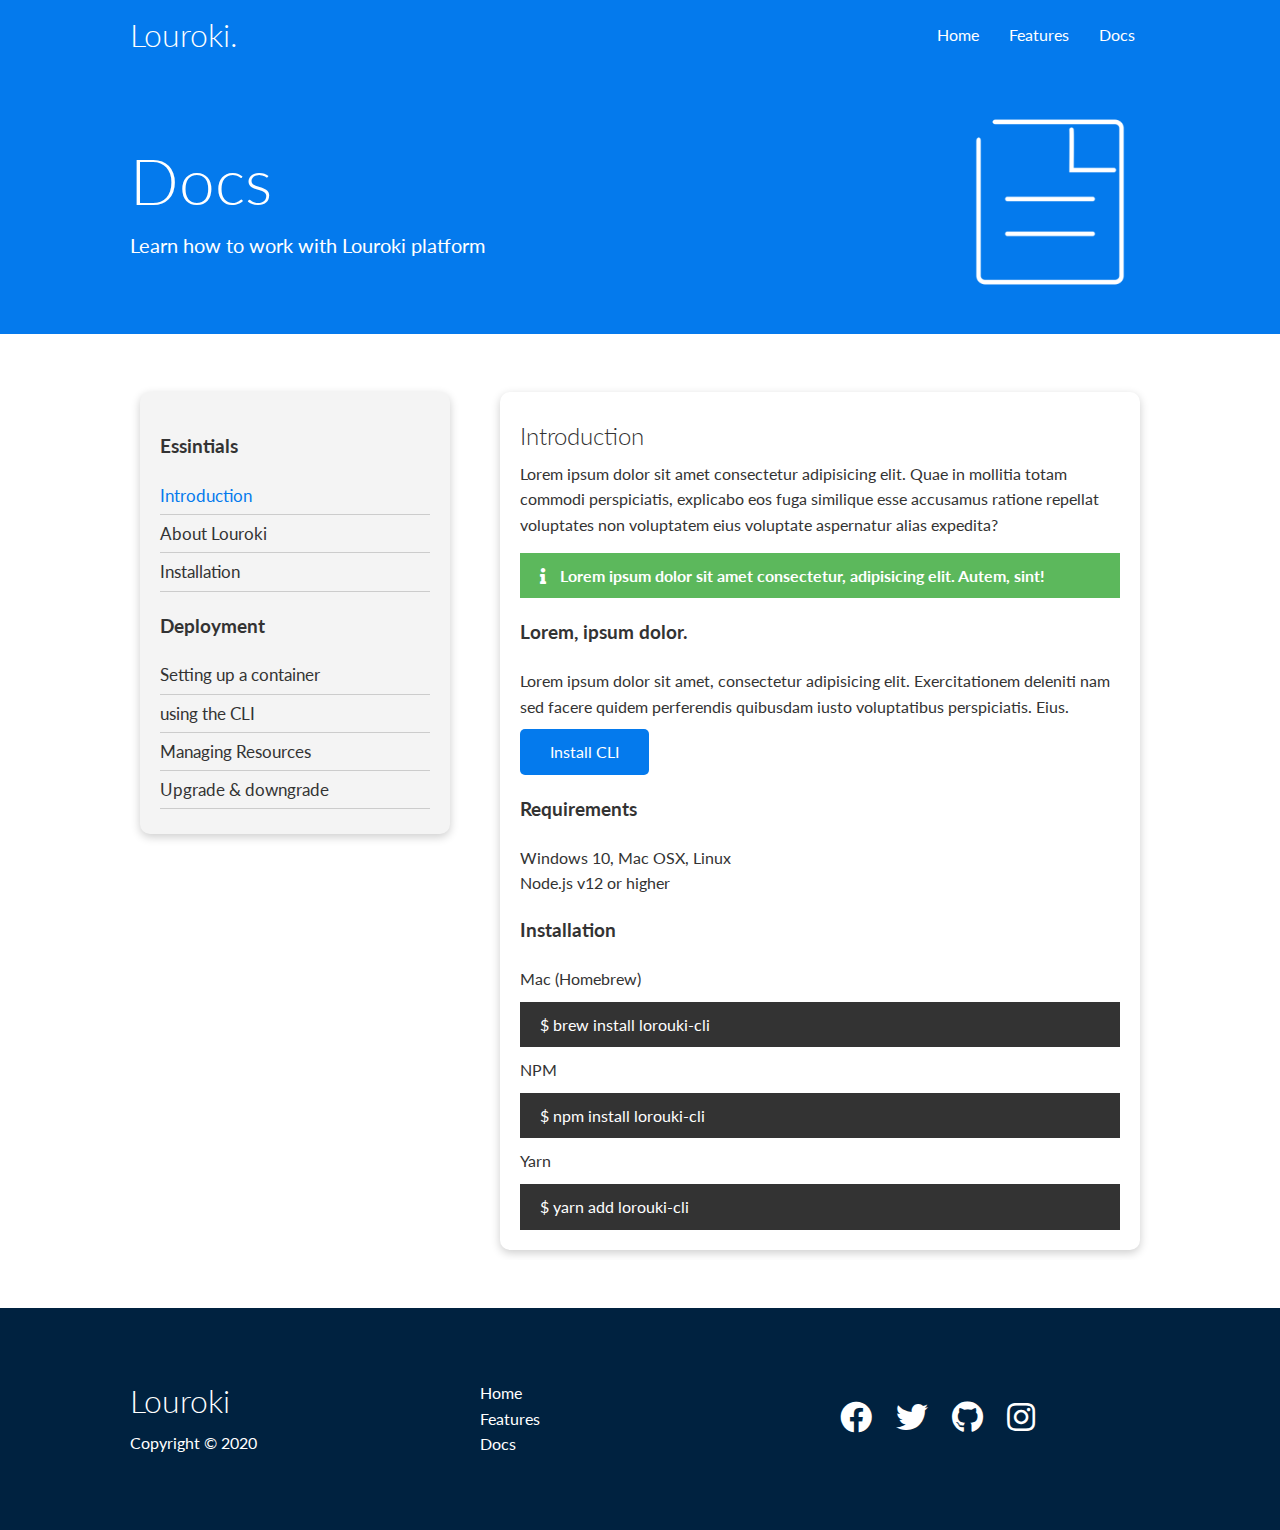
<file: docs.html>
<!DOCTYPE html>
<html lang="en">
  <head>
    <meta charset="UTF-8" />
    <meta name="viewport" content="width=device-width, initial-scale=1.0" />
    <!-- Font Awesome -->
    <link
      rel="stylesheet"
      href="https://cdnjs.cloudflare.com/ajax/libs/font-awesome/5.15.1/css/all.min.css"
    />
    <!-- Google Fonts -->
    <link
      href="https://fonts.googleapis.com/css2?family=Lato:wght@300&display=swap"
      rel="stylesheet"
    />
    <!-- Stylesheet File -->
    <link rel="stylesheet" href="css/style.css" />
    <title>Louroki</title>
    <!-- Favicon -->
    <link rel="apple-touch-icon" sizes="57x57" href="images/favicon/apple-icon-57x57.png" />
    <link rel="apple-touch-icon" sizes="60x60" href="images/favicon/apple-icon-60x60.png" />
    <link rel="apple-touch-icon" sizes="72x72" href="images/favicon/apple-icon-72x72.png" />
    <link rel="apple-touch-icon" sizes="76x76" href="images/favicon/apple-icon-76x76.png" />
    <link rel="apple-touch-icon" sizes="114x114" href="images/favicon/apple-icon-114x114.png" />
    <link rel="apple-touch-icon" sizes="120x120" href="images/favicon/apple-icon-120x120.png" />
    <link rel="apple-touch-icon" sizes="144x144" href="images/favicon/apple-icon-144x144.png" />
    <link rel="apple-touch-icon" sizes="152x152" href="images/favicon/apple-icon-152x152.png" />
    <link rel="apple-touch-icon" sizes="180x180" href="images/favicon/apple-icon-180x180.png" />
    <link rel="icon" type="image/png" sizes="192x192" href="images/favicon/android-icon-192x192.png" />
    <link rel="icon" type="image/png" sizes="32x32" href="images/favicon/favicon-32x32.png" />
    <link rel="icon" type="image/png" sizes="96x96" href="images/favicon/favicon-96x96.png" />
    <link rel="icon" type="image/png" sizes="16x16" href="images/favicon/favicon-16x16.png" />
    <link rel="manifest" href="/manifest.json" />
    <meta name="msapplication-TileColor" content="#ffffff" />
    <meta name="msapplication-TileImage" content="images/favicon/ms-icon-144x144.png" />
    <meta name="theme-color" content="#ffffff" />
    </head>
  <body>
    <!-- Navbar -->
    <div class="navbar">
      <div class="container flex">
        <h1 class="logo">Louroki.</h1>
        <nav>
          <ul class="flex">
            <li><a href="index.html">Home</a></li>
            <li><a href="features.html">Features</a></li>
            <li><a href="docs.html">Docs</a></li>
          </ul>
        </nav>
      </div>
    </div>

    <!-- Head -->
    <section class="docs-head bg-primary py-3">
      <div class="container grid">
        <div>
          <h1 class="xl">Docs</h1>
          <p class="lead">Learn how to work with Louroki platform</p>
        </div>
        <img src="images/docs.png" alt="">
      </div>
    </section>

    <!-- Docs main -->
    <section class="docs-main my-4">
      <div class="container grid">
        <div class="card bg-light p-3">
          <h3 class="my-2">Essintials</h3>
          <nav>
            <ul>
              <li><a href="#" class="active">Introduction</a></li>
              <li><a href="#">About Louroki</a></li>
              <li><a href="#">Installation</a></li>
            </ul>
          </nav>
          <h3 class="my-2">Deployment</h3>
          <nav>
            <ul>
              <li><a href="#">Setting up a container</a></li>
              <li><a href="#">using the CLI</a></li>
              <li><a href="#">Managing Resources</a></li>
              <li><a href="#">Upgrade & downgrade</a></li>
            </ul>
          </nav>
        </div>
        <div class="card">
          <h2>Introduction</h2>
          <p>Lorem ipsum dolor sit amet consectetur adipisicing elit. Quae in mollitia totam commodi perspiciatis, explicabo eos fuga similique esse accusamus ratione repellat voluptates non voluptatem eius voluptate aspernatur alias expedita?</p>
          <div class="alert alert-success">
            <i class="fas fa-info"></i> Lorem ipsum dolor sit amet consectetur, adipisicing elit. Autem, sint!
          </div>
          <h3>Lorem, ipsum dolor.</h3>
          <p>Lorem ipsum dolor sit amet, consectetur adipisicing elit. Exercitationem deleniti nam sed facere quidem perferendis quibusdam iusto voluptatibus perspiciatis. Eius.</p>
          <a href="#" class="btn btn-primary">Install CLI</a>

          <h3>Requirements</h3>
          <ul>
            <li>Windows 10, Mac OSX, Linux</li>
            <li>Node.js v12 or higher</li>
          </ul>

          <h3>Installation</h3>
          <p>Mac (Homebrew)</p>
          <pre><code>$ brew install lorouki-cli</code></pre>
          <p>NPM</p>
          <pre><code>$ npm install lorouki-cli</code></pre>
          <p>Yarn</p>
          <pre><code>$ yarn add lorouki-cli</code></pre>
        </div>
      </div>
    </section>

    <!-- Footer -->
    <footer class="footer bg-dark py-5">
      <div class="container grid">
        <div>
          <h1>Louroki</h1>
          <p>Copyright &copy; 2020</p>
        </div>
        <nav>
          <ul>
            <li><a href="index.html">Home</a></li>
            <li><a href="features.html">Features</a></li>
            <li><a href="docs.html">Docs</a></li>
          </ul>
        </nav>
        <div class="social">
          <a href="#"><i class="fab fa-facebook fa-2x"></i></a>
          <a href="#"><i class="fab fa-twitter fa-2x"></i></a>
          <a href="#"><i class="fab fa-github fa-2x"></i></a>
          <a href="#"><i class="fab fa-instagram fa-2x"></i></a>
        </div>
      </div>
    </footer>
  </body>
</html>
</file>
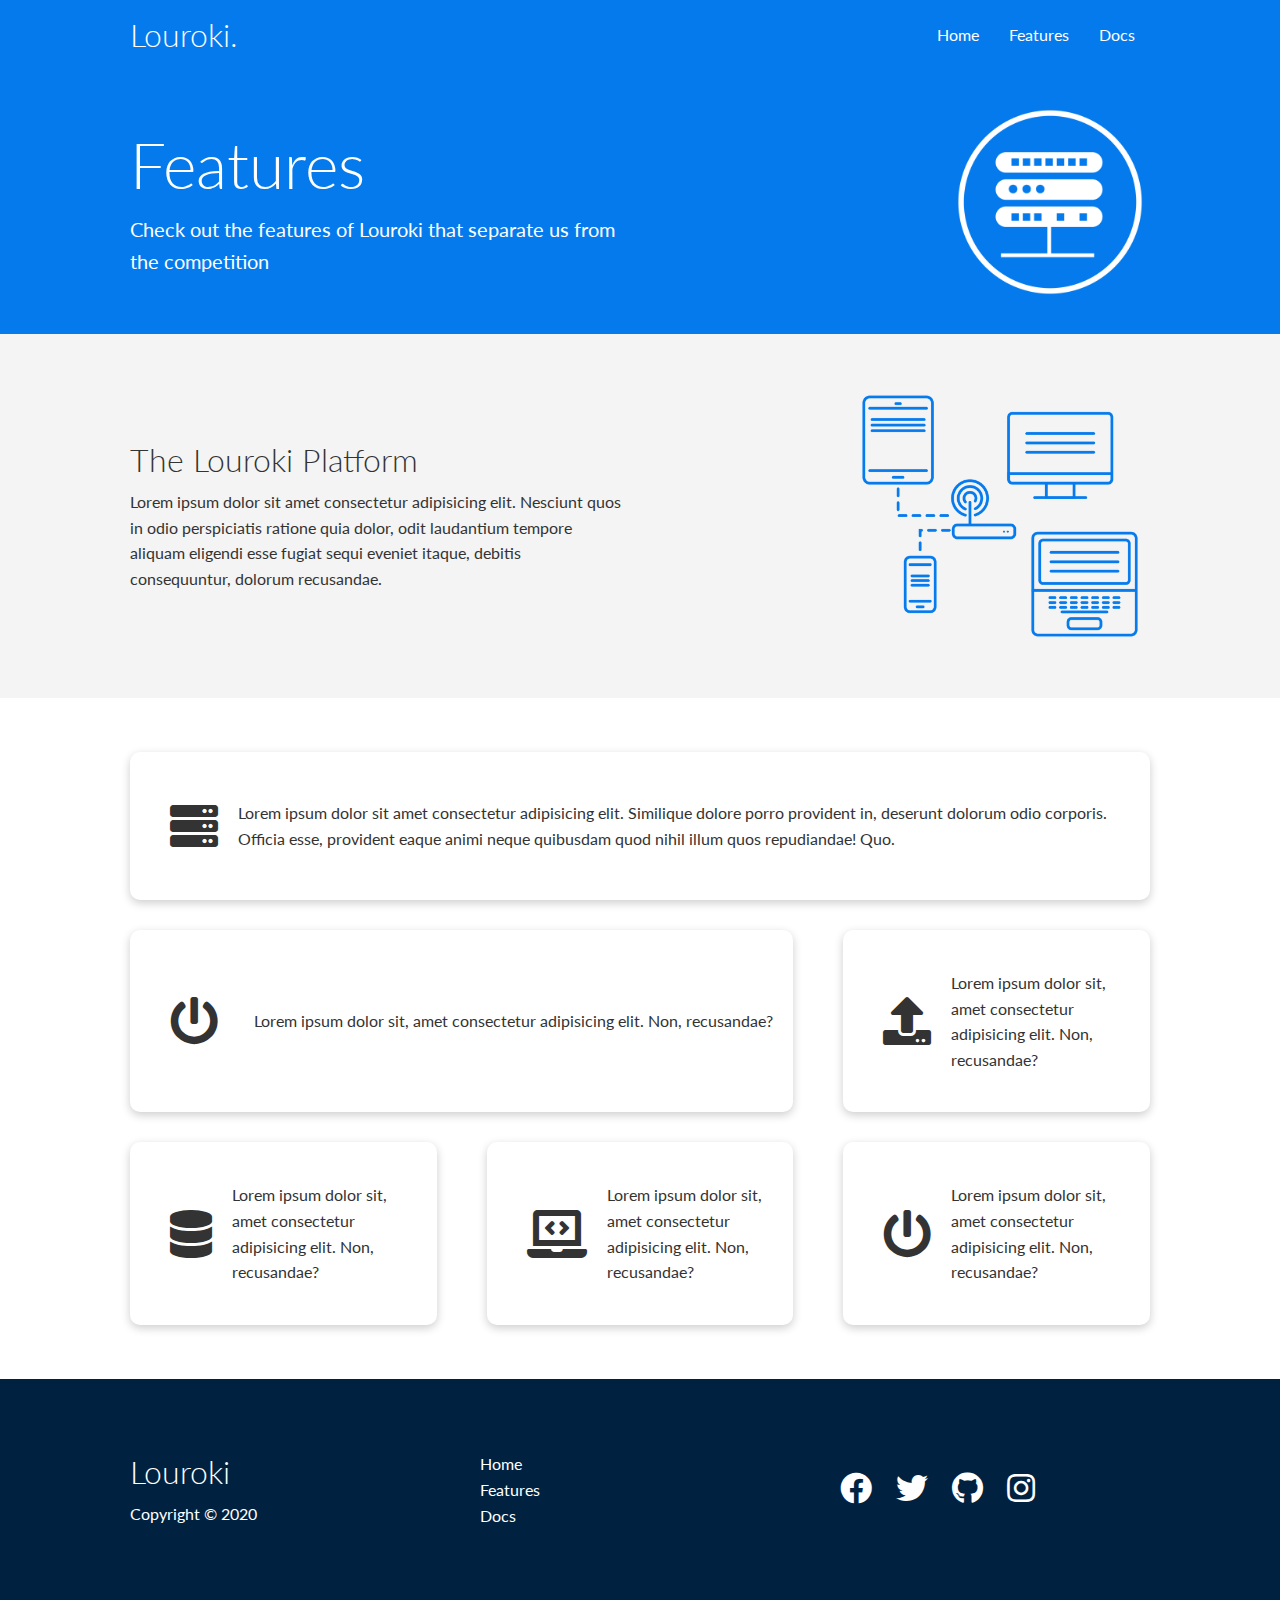
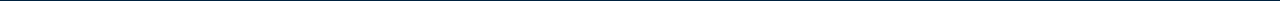
<file: features.html>
<!DOCTYPE html>
<html lang="en">

<head>
  <meta charset="UTF-8" />
  <meta name="viewport" content="width=device-width, initial-scale=1.0" />
  <!-- Font Awesome -->
  <link rel="stylesheet" href="https://cdnjs.cloudflare.com/ajax/libs/font-awesome/5.15.1/css/all.min.css" />
  <!-- Google Fonts -->
  <link href="https://fonts.googleapis.com/css2?family=Lato:wght@300&display=swap" rel="stylesheet" />
  <!-- Stylesheet File -->
  <link rel="stylesheet" href="css/style.css" />
  <title>Louroki</title>
  <!-- Favicon -->
  <link rel="apple-touch-icon" sizes="57x57" href="images/favicon/apple-icon-57x57.png" />
  <link rel="apple-touch-icon" sizes="60x60" href="images/favicon/apple-icon-60x60.png" />
  <link rel="apple-touch-icon" sizes="72x72" href="images/favicon/apple-icon-72x72.png" />
  <link rel="apple-touch-icon" sizes="76x76" href="images/favicon/apple-icon-76x76.png" />
  <link rel="apple-touch-icon" sizes="114x114" href="images/favicon/apple-icon-114x114.png" />
  <link rel="apple-touch-icon" sizes="120x120" href="images/favicon/apple-icon-120x120.png" />
  <link rel="apple-touch-icon" sizes="144x144" href="images/favicon/apple-icon-144x144.png" />
  <link rel="apple-touch-icon" sizes="152x152" href="images/favicon/apple-icon-152x152.png" />
  <link rel="apple-touch-icon" sizes="180x180" href="images/favicon/apple-icon-180x180.png" />
  <link rel="icon" type="image/png" sizes="192x192" href="images/favicon/android-icon-192x192.png" />
  <link rel="icon" type="image/png" sizes="32x32" href="images/favicon/favicon-32x32.png" />
  <link rel="icon" type="image/png" sizes="96x96" href="images/favicon/favicon-96x96.png" />
  <link rel="icon" type="image/png" sizes="16x16" href="images/favicon/favicon-16x16.png" />
  <link rel="manifest" href="/manifest.json" />
  <meta name="msapplication-TileColor" content="#ffffff" />
  <meta name="msapplication-TileImage" content="images/favicon/ms-icon-144x144.png" />
  <meta name="theme-color" content="#ffffff" />
</head>

<body>
  <!-- Navbar -->
  <div class="navbar">
    <div class="container flex">
      <h1 class="logo">Louroki.</h1>
      <nav>
        <ul class="flex">
          <li><a href="index.html">Home</a></li>
          <li><a href="features.html">Features</a></li>
          <li><a href="docs.html">Docs</a></li>
        </ul>
      </nav>
    </div>
  </div>

  <!-- Head -->
  <section class="features-head bg-primary py-3">
    <div class="container grid">
      <div>
        <h1 class="xl">Features</h1>
        <p class="lead">Check out the features of Louroki that separate us from the competition</p>
      </div>
      <img src="images/server.png" alt="">
    </div>
  </section>

  <!-- Sub Head -->
  <section class="features-sub-head bg-light py-3">
    <div class="container grid">
      <div>
        <h1 class="md">The Louroki Platform</h1>
        <p>Lorem ipsum dolor sit amet consectetur adipisicing elit. Nesciunt quos in odio perspiciatis ratione quia
          dolor, odit laudantium tempore aliquam eligendi esse fugiat sequi eveniet itaque, debitis consequuntur,
          dolorum recusandae.</p>
      </div>
      <img src="images/server2.png" alt="">
    </div>
  </section>

  <!-- main features -->
  <section class="features-main my-2">
    <div class="container grid">
      <div class="card flex">
        <i class="fas fa-server fa-3x"></i>
        <p>Lorem ipsum dolor sit amet consectetur adipisicing elit. Similique dolore porro provident in, deserunt
          dolorum odio corporis. Officia esse, provident eaque animi neque quibusdam quod nihil illum quos repudiandae!
          Quo.</p>
      </div>
      <div class="card flex">
        <i class="fas fa-power-off fa-3x"></i>
        <p>Lorem ipsum dolor sit, amet consectetur adipisicing elit. Non, recusandae?</p>
      </div>
      <div class="card flex">
        <i class="fas fa-upload fa-3x"></i>
        <p>Lorem ipsum dolor sit, amet consectetur adipisicing elit. Non, recusandae?</p>
      </div>
      <div class="card flex">
        <i class="fas fa-database fa-3x"></i>
        <p>Lorem ipsum dolor sit, amet consectetur adipisicing elit. Non, recusandae?</p>
      </div>
      <div class="card flex">
        <i class="fas fa-laptop-code fa-3x"></i>
        <p>Lorem ipsum dolor sit, amet consectetur adipisicing elit. Non, recusandae?</p>
      </div>
      <div class="card flex">
        <i class="fas fa-power-off fa-3x"></i>
        <p>Lorem ipsum dolor sit, amet consectetur adipisicing elit. Non, recusandae?</p>
      </div>
    </div>
  </section>

  <!-- Footer -->
  <footer class="footer bg-dark py-5">
    <div class="container grid">
      <div>
        <h1>Louroki</h1>
        <p>Copyright &copy; 2020</p>
      </div>
      <nav>
        <ul>
          <li><a href="index.html">Home</a></li>
          <li><a href="features.html">Features</a></li>
          <li><a href="docs.html">Docs</a></li>
        </ul>
      </nav>
      <div class="social">
        <a href="#"><i class="fab fa-facebook fa-2x"></i></a>
        <a href="#"><i class="fab fa-twitter fa-2x"></i></a>
        <a href="#"><i class="fab fa-github fa-2x"></i></a>
        <a href="#"><i class="fab fa-instagram fa-2x"></i></a>
      </div>
    </div>
  </footer>
</body>

</html>
</file>
<file: css/style.css>
.text-center {
  text-align: center;
}

.lead {
  font-size: 20px;
}

.sm {
  font-size: 1rem;
}

.md {
  font-size: 2rem;
}

.lg {
  font-size: 3rem;
}

.xl {
  font-size: 4rem;
}

.alert {
  background-color: #f4f4f4;
  padding: 10px 20px;
  font-weight: bold;
  margin: 15px 0;
}

.alert i {
  margin-right: 10px;
}

.alert-success {
  background-color: #5cb85c;
  color: #fff;
}

.alert-error {
  background-color: #d9534f;
  color: #fff;
}

.btn {
  display: inline-block;
  padding: 10px 30px;
  cursor: pointer;
  background: #047aed;
  color: #fff;
  border: none;
  border-radius: 5px;
}

.btn:hover {
  -webkit-transform: scale(0.98);
          transform: scale(0.98);
}

.btn-outline {
  background-color: transparent;
  border: 1px solid #fff;
}

.bg-primary,
.btn-primary {
  background-color: #047aed;
  color: #fff;
}

.bg-secondary,
.btn-secondary {
  background-color: #1c3fa8;
  color: #fff;
}

.bg-dark,
.btn-dark {
  background-color: #002240;
  color: #fff;
}

.bg-light,
.btn-light {
  background-color: #f4f4f4 !important;
  color: #333;
}

.m-1 {
  margin: 1rem;
}

.m-2 {
  margin: 1.5rem;
}

.m-3 {
  margin: 2rem;
}

.m-4 {
  margin: 3rem;
}

.m-5 {
  margin: 4rem;
}

.my-1 {
  margin: 1rem 0;
}

.my-2 {
  margin: 1.5rem 0;
}

.my-3 {
  margin: 2rem 0;
}

.my-4 {
  margin: 3rem 0;
}

.my-5 {
  margin: 4rem 0;
}

.mx-1 {
  margin: 0 1rem;
}

.mx-2 {
  margin: 0 1.5rem;
}

.mx-3 {
  margin: 0 2rem;
}

.mx-4 {
  margin: 0 3rem;
}

.mx-5 {
  margin: 0 4rem;
}

.p-1 {
  padding: 1rem;
}

.p-2 {
  padding: 1.5rem;
}

.p-3 {
  padding: 2rem;
}

.p-4 {
  padding: 3rem;
}

.p-5 {
  padding: 4rem;
}

.py-1 {
  padding: 1rem 0;
}

.py-2 {
  padding: 1.5rem 0;
}

.py-3 {
  padding: 2rem 0;
}

.py-4 {
  padding: 3rem 0;
}

.py-5 {
  padding: 4rem 0;
}

.px-1 {
  padding: 0 1rem;
}

.px-2 {
  padding: 0 1.5rem;
}

.px-3 {
  padding: 0 2rem;
}

.px-4 {
  padding: 0 3rem;
}

.px-5 {
  padding: 0 4rem;
}

.hidden {
  visibility: hidden;
  height: 0;
}

.navbar {
  background-color: #047aed;
  color: #ffffff;
  height: 70px;
}

.navbar .container {
  max-width: 1100px;
  margin: 0 auto;
  padding: 0 40px;
  overflow: auto;
  overflow: visible;
}

.navbar .flex {
  display: -webkit-box;
  display: -ms-flexbox;
  display: flex;
  -webkit-box-pack: justify;
      -ms-flex-pack: justify;
          justify-content: space-between;
  -webkit-box-align: center;
      -ms-flex-align: center;
          align-items: center;
  height: 100%;
}

.navbar ul {
  display: -webkit-box;
  display: -ms-flexbox;
  display: flex;
}

.navbar ul a {
  color: #fff;
  padding: 10px;
  margin: 0 5px;
}

.navbar ul a:hover {
  border-bottom: 2px #fff solid;
}

@media (max-width: 500px) {
  .navbar {
    height: 110px;
  }
  .navbar .flex {
    display: -webkit-box;
    display: -ms-flexbox;
    display: flex;
    -webkit-box-pack: justify;
        -ms-flex-pack: justify;
            justify-content: space-between;
    -webkit-box-align: center;
        -ms-flex-align: center;
            align-items: center;
    height: 100%;
    -webkit-box-orient: vertical;
    -webkit-box-direction: normal;
        -ms-flex-direction: column;
            flex-direction: column;
  }
  .navbar ul {
    padding: 10px;
    background: rgba(0, 0, 0, 0.1);
    -webkit-box-orient: horizontal !important;
    -webkit-box-direction: normal !important;
        -ms-flex-direction: row !important;
            flex-direction: row !important;
  }
}

.hero {
  height: 400px;
  background-color: #047aed;
  color: #fff;
  position: relative;
}

.hero::before, .hero::after {
  content: '';
  position: absolute;
  background-color: #fff;
  height: 100px;
  right: 0;
  left: 0;
  bottom: -50px;
  transform: skewY(-3deg);
  -webkit-transform: skewY(-3deg);
  -moz-transform: skewY(-3deg);
  -ms-transform: skewY(-3deg);
}

.hero .grid {
  display: -ms-grid;
  display: grid;
  gap: 30px;
  -webkit-box-pack: center;
      -ms-flex-pack: center;
          justify-content: center;
  -webkit-box-align: center;
      -ms-flex-align: center;
          align-items: center;
  height: 100%;
  -ms-grid-columns: (1fr)[2];
      grid-template-columns: repeat(2, 1fr);
}

.hero .container {
  max-width: 1100px;
  margin: 0 auto;
  padding: 0 40px;
  overflow: auto;
  overflow: visible;
}

.hero .container .hero-text {
  -webkit-animation: slideInfromLeft 1s ease-in;
          animation: slideInfromLeft 1s ease-in;
}

.hero .container h1 {
  font-size: 40px;
}

.hero .container p {
  margin: 20px 0;
}

.hero .container .hero-form {
  position: relative;
  top: 60px;
  height: 350px;
  width: 400px;
  padding: 40px;
  justify-self: flex-end;
  -webkit-animation: fadeIn 1s ease-in;
          animation: fadeIn 1s ease-in;
}

.hero .container .hero-form .form-control {
  margin: 30px 0;
}

.hero .container .hero-form .form-control input[type='text'],
.hero .container .hero-form .form-control input[type='email'] {
  border: 0;
  border-bottom: 1px solid #b4becb;
  width: 100%;
  padding: 3px;
  font-size: 16px;
  outline: none;
}

.hero .container .card {
  background-color: #fff;
  color: #333;
  border-radius: 10px;
  -webkit-box-shadow: 0 3px 10px rgba(0, 0, 0, 0.2);
          box-shadow: 0 3px 10px rgba(0, 0, 0, 0.2);
  padding: 20px;
  margin: 10px;
  z-index: 100;
}

@media (max-width: 768px) {
  .hero {
    height: auto;
  }
  .hero .grid {
    -ms-grid-columns: 1fr;
        grid-template-columns: 1fr;
    -ms-grid-rows: 1fr;
        grid-template-rows: 1fr;
  }
  .hero .container .hero-text {
    text-align: center;
    margin-top: 40px;
  }
  .hero .container .hero-form {
    -ms-grid-column-align: center;
        justify-self: center;
    margin: auto;
  }
}

@media (max-width: 500px) {
  .hero .container .hero-form {
    -ms-grid-column-align: center;
        justify-self: center;
    margin: auto;
    width: 100%;
  }
}

.stats {
  padding-top: 100px;
  -webkit-animation: slideInfromBottom 1s ease-in;
          animation: slideInfromBottom 1s ease-in;
}

.stats .container {
  max-width: 1100px;
  margin: 0 auto;
  padding: 0 40px;
  overflow: auto;
}

.stats .stats-heading {
  max-width: 500px;
  margin: auto;
}

.stats .grid {
  display: -ms-grid;
  display: grid;
  gap: 30px;
  -webkit-box-pack: center;
      -ms-flex-pack: center;
          justify-content: center;
  -webkit-box-align: center;
      -ms-flex-align: center;
          align-items: center;
  height: 100%;
  -ms-grid-columns: (1fr)[3];
      grid-template-columns: repeat(3, 1fr);
}

.stats .grid h3 {
  font-size: 35px;
}

.stats .grid p {
  font-size: 20px;
  font-weight: bold;
}

@media (max-width: 500px) {
  .stats .grid {
    -ms-grid-columns: 1fr;
        grid-template-columns: 1fr;
    -ms-grid-rows: 1fr;
        grid-template-rows: 1fr;
  }
}

.cli .container {
  max-width: 1100px;
  margin: 0 auto;
  padding: 0 40px;
  overflow: auto;
}

.cli .grid {
  display: -ms-grid;
  display: grid;
  gap: 30px;
  -webkit-box-pack: center;
      -ms-flex-pack: center;
          justify-content: center;
  -webkit-box-align: center;
      -ms-flex-align: center;
          align-items: center;
  height: 100%;
  -ms-grid-columns: (1fr)[3];
      grid-template-columns: repeat(3, 1fr);
  -ms-grid-rows: (1fr)[2];
      grid-template-rows: repeat(2, 1fr);
}

.cli .grid .card {
  background-color: #fff;
  color: #333;
  border-radius: 10px;
  -webkit-box-shadow: 0 3px 10px rgba(0, 0, 0, 0.2);
          box-shadow: 0 3px 10px rgba(0, 0, 0, 0.2);
  padding: 20px;
  margin: 10px;
  z-index: 100;
}

.cli .grid > :first-child {
  -ms-grid-column: 1;
  -ms-grid-column-span: 2;
  grid-column: 1 / span 2;
  -ms-grid-row: 1;
  -ms-grid-row-span: 2;
  grid-row: 1 / span 2;
}

@media (max-width: 500px) {
  .cli .grid {
    -ms-grid-columns: 1fr;
        grid-template-columns: 1fr;
    -ms-grid-rows: 1fr;
        grid-template-rows: 1fr;
  }
  .cli .grid > :first-child {
    -ms-grid-column: 1;
    grid-column: 1;
    -ms-grid-row: 1;
    grid-row: 1;
  }
}

.cloud .container {
  max-width: 1100px;
  margin: 0 auto;
  padding: 0 40px;
  overflow: auto;
}

.cloud .grid {
  display: -ms-grid;
  display: grid;
  gap: 30px;
  -webkit-box-pack: center;
      -ms-flex-pack: center;
          justify-content: center;
  -webkit-box-align: center;
      -ms-flex-align: center;
          align-items: center;
  height: 100%;
  -ms-grid-columns: 4fr 3fr;
      grid-template-columns: 4fr 3fr;
}

@media (max-width: 500px) {
  .cloud .grid {
    -ms-grid-columns: 1fr;
        grid-template-columns: 1fr;
    -ms-grid-rows: 1fr;
        grid-template-rows: 1fr;
  }
}

.languages .container {
  max-width: 1100px;
  margin: 0 auto;
  padding: 0 40px;
  overflow: auto;
}

.languages .flex {
  display: -webkit-box;
  display: -ms-flexbox;
  display: flex;
  -webkit-box-pack: justify;
      -ms-flex-pack: justify;
          justify-content: space-between;
  -webkit-box-align: center;
      -ms-flex-align: center;
          align-items: center;
  height: 100%;
  -ms-flex-wrap: wrap;
      flex-wrap: wrap;
}

.languages .flex .card {
  background-color: #fff;
  color: #333;
  border-radius: 10px;
  -webkit-box-shadow: 0 3px 10px rgba(0, 0, 0, 0.2);
          box-shadow: 0 3px 10px rgba(0, 0, 0, 0.2);
  padding: 20px;
  margin: 10px;
  z-index: 100;
  text-align: center;
  margin: 18px 10px 40px;
  -webkit-transition: -webkit-transform 0.2s ease-in;
  transition: -webkit-transform 0.2s ease-in;
  transition: transform 0.2s ease-in;
  transition: transform 0.2s ease-in, -webkit-transform 0.2s ease-in;
}

.languages .flex .card:hover {
  -webkit-transform: translateY(-15px);
          transform: translateY(-15px);
}

.languages .flex .card h4 {
  font-size: 20px;
  margin-bottom: 10px;
}

@media (max-width: 500px) {
  .languages .flex .card {
    width: 40%;
  }
}

.footer .container {
  max-width: 1100px;
  margin: 0 auto;
  padding: 0 40px;
  overflow: auto;
}

.footer .grid {
  display: -ms-grid;
  display: grid;
  gap: 30px;
  -webkit-box-pack: center;
      -ms-flex-pack: center;
          justify-content: center;
  -webkit-box-align: center;
      -ms-flex-align: center;
          align-items: center;
  height: 100%;
  -ms-grid-columns: (1fr)[3];
      grid-template-columns: repeat(3, 1fr);
}

.footer .grid a {
  color: #fff;
}

.footer .grid .social a {
  margin: 0 10px;
}

@media (max-width: 500px) {
  .footer {
    text-align: center;
  }
  .footer .grid {
    -ms-grid-columns: 1fr;
        grid-template-columns: 1fr;
    -ms-grid-rows: 1fr;
        grid-template-rows: 1fr;
  }
}

.features-head .container {
  max-width: 1100px;
  margin: 0 auto;
  padding: 0 40px;
  overflow: auto;
}

.features-head .grid {
  display: -ms-grid;
  display: grid;
  gap: 30px;
  -webkit-box-pack: center;
      -ms-flex-pack: center;
          justify-content: center;
  -webkit-box-align: center;
      -ms-flex-align: center;
          align-items: center;
  height: 100%;
  -ms-grid-columns: (1fr)[2];
      grid-template-columns: repeat(2, 1fr);
}

.features-head .grid img {
  width: 200px;
  justify-self: flex-end;
}

@media (max-width: 500px) {
  .features-head .grid {
    -ms-grid-columns: 1fr;
        grid-template-columns: 1fr;
    -ms-grid-rows: 1fr;
        grid-template-rows: 1fr;
  }
  .features-head .grid p {
    text-align: center;
  }
  .features-head .grid img {
    -ms-grid-column-align: center;
        justify-self: center;
  }
}

.features-sub-head .container {
  max-width: 1100px;
  margin: 0 auto;
  padding: 0 40px;
  overflow: auto;
}

.features-sub-head .grid {
  display: -ms-grid;
  display: grid;
  gap: 30px;
  -webkit-box-pack: center;
      -ms-flex-pack: center;
          justify-content: center;
  -webkit-box-align: center;
      -ms-flex-align: center;
          align-items: center;
  height: 100%;
  -ms-grid-columns: (1fr)[2];
      grid-template-columns: repeat(2, 1fr);
}

.features-sub-head .grid img {
  width: 300px;
  justify-self: flex-end;
}

@media (max-width: 500px) {
  .features-sub-head .grid {
    -ms-grid-columns: 1fr;
        grid-template-columns: 1fr;
    -ms-grid-rows: 1fr;
        grid-template-rows: 1fr;
    text-align: center;
  }
  .features-sub-head .grid img {
    -ms-grid-column-align: center;
        justify-self: center;
  }
}

.features-main .container {
  max-width: 1100px;
  margin: 0 auto;
  padding: 0 40px;
  overflow: auto;
}

.features-main .grid {
  display: -ms-grid;
  display: grid;
  gap: 30px;
  -webkit-box-pack: center;
      -ms-flex-pack: center;
          justify-content: center;
  -webkit-box-align: center;
      -ms-flex-align: center;
          align-items: center;
  height: 100%;
  -ms-grid-columns: (1fr)[3];
      grid-template-columns: repeat(3, 1fr);
  padding: 30px;
}

.features-main .grid > *:first-child {
  -ms-grid-column: 1;
  -ms-grid-column-span: 3;
  grid-column: 1 /span 3;
}

.features-main .grid > :nth-child(2) {
  -ms-grid-column: 1;
  -ms-grid-column-span: 2;
  grid-column: 1/ span 2;
}

.features-main .grid .card {
  background-color: #fff;
  color: #333;
  border-radius: 10px;
  -webkit-box-shadow: 0 3px 10px rgba(0, 0, 0, 0.2);
          box-shadow: 0 3px 10px rgba(0, 0, 0, 0.2);
  padding: 20px;
  margin: 10px;
  z-index: 100;
}

.features-main .grid .card > i {
  margin: 20px;
}

.features-main .grid .flex {
  display: -webkit-box;
  display: -ms-flexbox;
  display: flex;
  -webkit-box-pack: justify;
      -ms-flex-pack: justify;
          justify-content: space-between;
  -webkit-box-align: center;
      -ms-flex-align: center;
          align-items: center;
  height: 100%;
}

@media (max-width: 500px) {
  .features-main .grid {
    -ms-grid-columns: 1fr;
        grid-template-columns: 1fr;
    -ms-grid-rows: 1fr;
        grid-template-rows: 1fr;
  }
  .features-main .grid > *:first-child {
    -ms-grid-column: 1;
    grid-column: 1;
  }
  .features-main .grid > :nth-child(2) {
    -ms-grid-column: 1;
    grid-column: 1;
  }
}

.docs-head .container {
  max-width: 1100px;
  margin: 0 auto;
  padding: 0 40px;
  overflow: auto;
}

.docs-head .grid {
  display: -ms-grid;
  display: grid;
  gap: 30px;
  -webkit-box-pack: center;
      -ms-flex-pack: center;
          justify-content: center;
  -webkit-box-align: center;
      -ms-flex-align: center;
          align-items: center;
  height: 100%;
  -ms-grid-columns: (1fr)[2];
      grid-template-columns: repeat(2, 1fr);
}

.docs-head .grid img {
  width: 200px;
  justify-self: flex-end;
}

@media (max-width: 500px) {
  .docs-head .grid {
    -ms-grid-columns: 1fr;
        grid-template-columns: 1fr;
    -ms-grid-rows: 1fr;
        grid-template-rows: 1fr;
    text-align: center;
  }
  .docs-head .grid img {
    -ms-grid-column-align: center;
        justify-self: center;
  }
}

.docs-main .container {
  max-width: 1100px;
  margin: 0 auto;
  padding: 0 40px;
  overflow: auto;
}

.docs-main .grid {
  display: -ms-grid;
  display: grid;
  gap: 30px;
  -webkit-box-pack: center;
      -ms-flex-pack: center;
          justify-content: center;
  -webkit-box-align: center;
      -ms-flex-align: center;
          align-items: center;
  height: 100%;
  -ms-grid-columns: 1fr 2fr;
      grid-template-columns: 1fr 2fr;
  -webkit-box-align: start;
      -ms-flex-align: start;
          align-items: flex-start;
}

.docs-main .grid h3 {
  margin: 20px 0;
}

.docs-main .grid .card {
  background-color: #fff;
  color: #333;
  border-radius: 10px;
  -webkit-box-shadow: 0 3px 10px rgba(0, 0, 0, 0.2);
          box-shadow: 0 3px 10px rgba(0, 0, 0, 0.2);
  padding: 20px;
  margin: 10px;
  z-index: 100;
}

.docs-main .grid .card nav li {
  font-size: 17px;
  padding-bottom: 5px;
  margin-bottom: 5px;
  border-bottom: 1px solid #ccc;
}

.docs-main .grid .card nav li .active {
  color: #047aed;
}

.docs-main .grid .card nav li a {
  color: #333;
}

.docs-main .grid .card nav li a:hover {
  font-weight: bold;
}

@media (max-width: 500px) {
  .docs-main .grid {
    -ms-grid-columns: 1fr;
        grid-template-columns: 1fr;
    -ms-grid-rows: 1fr;
        grid-template-rows: 1fr;
    text-align: center;
  }
  .docs-main .grid img {
    -ms-grid-column-align: center;
        justify-self: center;
  }
}

@-webkit-keyframes slideInfromLeft {
  0% {
    -webkit-transform: translateX(-100%);
            transform: translateX(-100%);
  }
  100% {
    -webkit-transform: translateX(0);
            transform: translateX(0);
  }
}

@keyframes slideInfromLeft {
  0% {
    -webkit-transform: translateX(-100%);
            transform: translateX(-100%);
  }
  100% {
    -webkit-transform: translateX(0);
            transform: translateX(0);
  }
}

@-webkit-keyframes slideInfromRight {
  0% {
    -webkit-transform: translateX(100%);
            transform: translateX(100%);
  }
  100% {
    -webkit-transform: translateX(0);
            transform: translateX(0);
  }
}

@keyframes slideInfromRight {
  0% {
    -webkit-transform: translateX(100%);
            transform: translateX(100%);
  }
  100% {
    -webkit-transform: translateX(0);
            transform: translateX(0);
  }
}

@-webkit-keyframes slideInfromBottom {
  0% {
    -webkit-transform: translateY(100%);
            transform: translateY(100%);
  }
  100% {
    -webkit-transform: translateY(0);
            transform: translateY(0);
  }
}

@keyframes slideInfromBottom {
  0% {
    -webkit-transform: translateY(100%);
            transform: translateY(100%);
  }
  100% {
    -webkit-transform: translateY(0);
            transform: translateY(0);
  }
}

@-webkit-keyframes fadeIn {
  0% {
    opacity: 0;
  }
  100% {
    opacity: 1;
  }
}

@keyframes fadeIn {
  0% {
    opacity: 0;
  }
  100% {
    opacity: 1;
  }
}

* {
  font-family: "lato";
  -webkit-box-sizing: border-box;
          box-sizing: border-box;
  padding: 0;
  margin: 0;
}

body {
  color: #333;
  line-height: 1.6;
}

ul {
  list-style-type: none;
}

a {
  text-decoration: none;
}

h1,
h2 {
  font-weight: 300;
  line-height: 1.2;
  margin: 10px 0;
}

p {
  margin: 10px 0;
}

img {
  width: 100%;
}

code, pre {
  background: #333;
  color: #fff;
  padding: 10px;
}

@media (max-width: 768px) {
  .grid {
    display: -ms-grid;
    display: grid;
    gap: 30px;
    -webkit-box-pack: center;
        -ms-flex-pack: center;
            justify-content: center;
    -webkit-box-align: center;
        -ms-flex-align: center;
            align-items: center;
    height: 100%;
    -ms-grid-columns: 1fr;
        grid-template-columns: 1fr;
    -ms-grid-rows: 1fr;
        grid-template-rows: 1fr;
  }
}
/*# sourceMappingURL=style.css.map */
</file>
